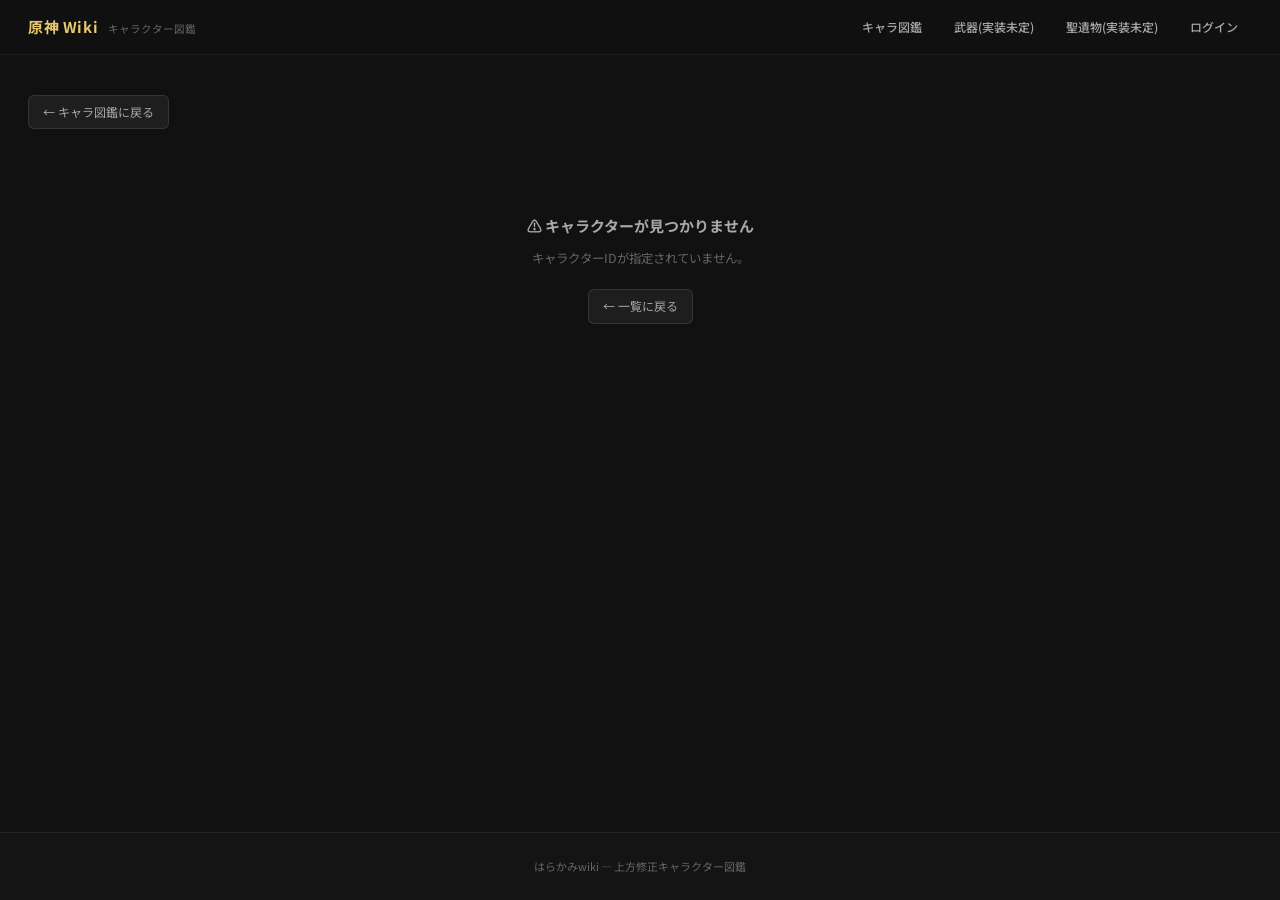
<file: character.html>
<!DOCTYPE html>
<html lang="ja">
<head>
  <meta charset="UTF-8" />
  <meta name="viewport" content="width=device-width, initial-scale=1.0" />
  <title>キャラクター詳細 — 原神 Wiki</title>
  <link rel="stylesheet" href="css/style.css" />
</head>
<body>

<div class="site-wrapper">

  <!-- ヘッダー -->
  <header class="site-header">
    <div class="header-inner">
      <a href="index.html" class="site-logo">
        <span class="logo-main">原神 Wiki</span>
        <span class="logo-sub">キャラクター図鑑</span>
      </a>
      <nav class="header-nav">
        <a href="index.html" class="nav-link">キャラ図鑑</a>
        <a href="#" class="nav-link">武器(実装未定)</a>
        <a href="#" class="nav-link">聖遺物(実装未定)</a>
        <a href="create-character.html" class="nav-link">ログイン</a>
      </nav>
    </div>
  </header>

  <!-- メイン -->
  <main class="site-main">

    <!-- 戻るボタン -->
    <a href="index.html" class="back-btn">← キャラ図鑑に戻る</a>

    <!-- 詳細コンテンツ（JS で動的生成） -->
    <div id="charContent">
      <div class="loading-state">
        <div class="spinner"></div>
        <p>読み込み中...</p>
      </div>
    </div>

  </main>

  <footer class="site-footer">
    <p>はらかみwiki — 上方修正キャラクター図鑑</p>
  </footer>

</div>

<script src="js/character.js"></script>
</body>
</html>
</file>
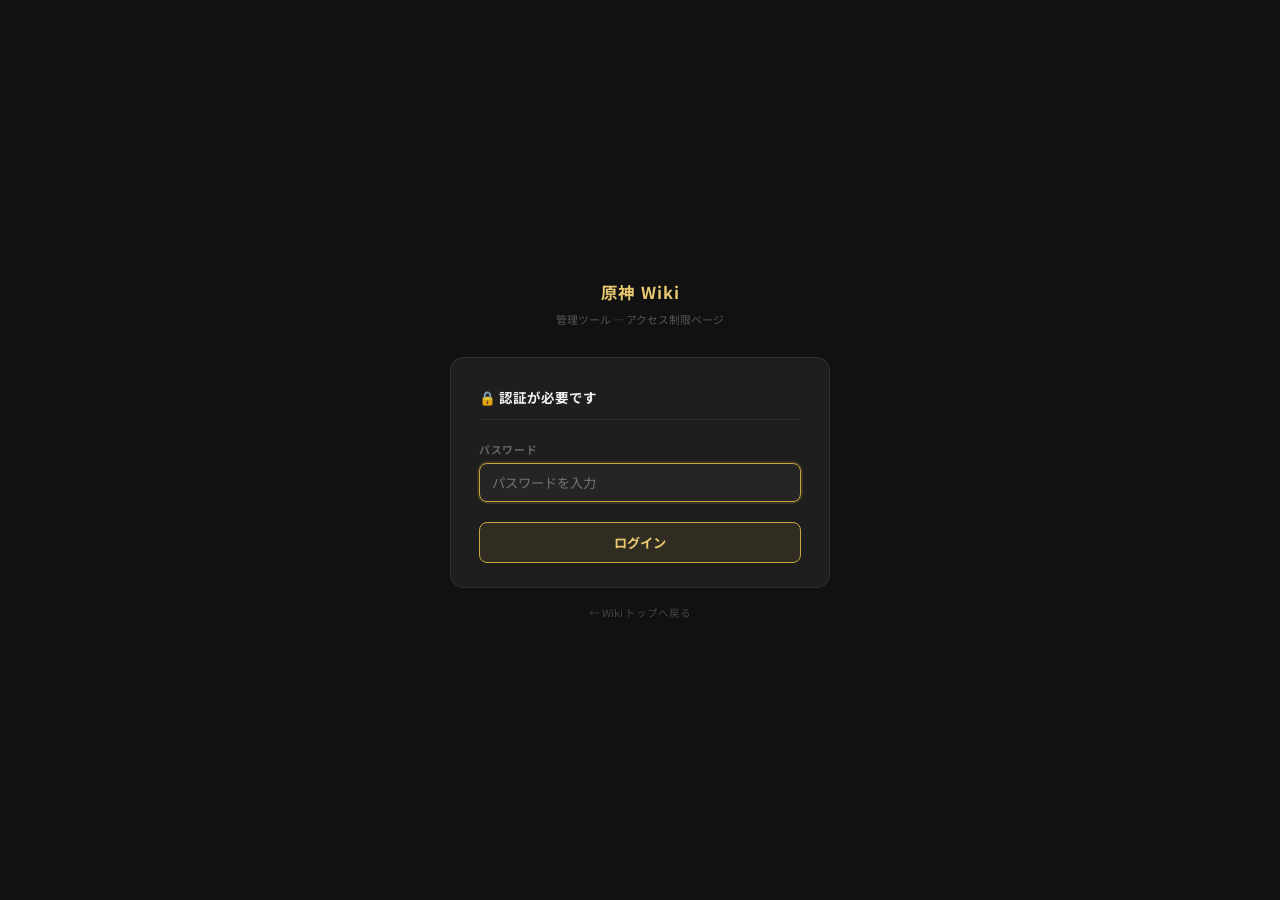
<file: tools-fysmrqjp/create-character.html>
<!DOCTYPE html>
<html lang="ja">
<head>
  <meta charset="UTF-8" />
  <meta name="viewport" content="width=device-width, initial-scale=1.0" />
  <title>認証中... — 原神 Wiki</title>
  
  <link rel="stylesheet" href="../css/style.css" />
  <link rel="stylesheet" href="../css/create.css" />
  <style>
    /* ── % トグルボタン ─────────────────── */
    .mult-percent-toggle {
      display: inline-flex;
      align-items: center;
      gap: 3px;
      cursor: pointer;
      flex-shrink: 0;
      user-select: none;
    }
    .mult-percent-toggle input[type="checkbox"] {
      width: 14px;
      height: 14px;
      accent-color: var(--gold);
      cursor: pointer;
      flex-shrink: 0;
    }
    .mult-percent-text {
      font-size: .75rem;
      font-weight: 700;
      color: var(--text-muted);
      transition: color .15s;
      line-height: 1;
    }
    .mult-percent-toggle:has(input:checked) .mult-percent-text {
      color: var(--text-gold-light);
    }

    /* ── characters.json マージカード ─── */
    .merge-card {
      background: var(--bg-card);
      border: 1px solid var(--border-faint);
      border-radius: var(--radius-lg);
      overflow: hidden;
    }
    .merge-card__head {
      display: flex;
      align-items: center;
      gap: 8px;
      padding: 12px 16px;
      background: rgba(255,255,255,.025);
      border-bottom: 1px solid var(--border-faint);
    }
    .merge-card__title {
      font-size: .82rem;
      font-weight: 700;
      color: var(--text-primary);
      flex: 1;
    }
    .merge-card__body {
      padding: 14px 16px;
      display: flex;
      flex-direction: column;
      gap: 10px;
    }
    .merge-desc {
      font-size: .78rem;
      color: var(--text-secondary);
      line-height: 1.75;
    }
    .merge-desc code {
      font-size: .72rem;
      background: var(--bg-surface);
      padding: 1px 5px;
      border-radius: 4px;
      color: var(--text-gold);
    }
    .file-label {
      display: flex;
      align-items: center;
      justify-content: center;
      gap: 7px;
      padding: 9px 18px;
      border-radius: var(--radius-md);
      border: 1px solid var(--border-medium);
      background: var(--bg-surface);
      color: var(--text-secondary);
      font-size: .82rem;
      font-weight: 600;
      cursor: pointer;
      transition: all var(--tr);
      font-family: var(--font-base);
    }
    .file-label:hover {
      border-color: var(--border-medium);
      color: var(--text-primary);
      background: var(--bg-hover);
    }
    .loaded-file-info {
      display: none;
      font-size: .74rem;
      padding: 8px 10px;
      background: var(--bg-surface);
      border: 1px solid var(--border-faint);
      border-radius: var(--radius-md);
      color: var(--text-secondary);
      line-height: 1.5;
    }
    #mergeDownloadBtn:disabled {
      opacity: .45;
      cursor: not-allowed;
    }
  </style>

  <!--
    認証スクリプトは <head> の最初に読み込み。
    これにより DOMContentLoaded より前に認証チェックが走り、
    コンテンツのフラッシュを防止。
  -->
  <script src="../js/auth-config.js"></script>
  <script src="../js/auth.js"></script>
  <script>
    // ページコンテンツを即座に非表示にする（認証前のフラッシュ防止）
    document.documentElement.style.visibility = 'hidden';

    // guardPage を呼び出す。
    // コールバック内のコードは認証成功後にのみ実行される。
    guardPage(function() {
      // ✅ 認証済み: ページタイトルとコンテンツを初期化
      document.title = 'キャラクター作成 — 原神 Wiki';
      initCreatePage();
    });
  </script>
</head>
<body>
<!--
  重要: <body> の中身は意図的にnull
  認証が完了するまで管理用HTMLは一切描画しない。
  全コンテンツは initCreatePage() から動的に生成
-->
</body>
</html>

<script>
/**
 * initCreatePage — 認証後に管理UIを動的に構築
 * guardPage() のコールバックとして呼ばれる。
 */
function initCreatePage() {
  // <body> にサイト構造を注入
  document.body.innerHTML = `
    <div class="site-wrapper">

      <!-- ヘッダー -->
      <header class="site-header">
        <div class="header-inner">
          <a href="../index.html" class="site-logo">
            <span class="logo-main">原神 Wiki</span>
            <span class="logo-sub">ただのお遊び</span>
          </a>
          <nav class="header-nav">
            <a href="../index.html" class="nav-link">戻る</a>
            <span class="nav-link" style="color:#c8a840;cursor:default">管理ツール</span>
            <!-- ログアウトボタンは auth.js が自動注入 -->
          </nav>
        </div>
      </header>

      <!-- メイン -->
      <main class="site-main">

        <!-- タイトルバー -->
        <div class="form-action-bar">
          <div>
            <h1 class="form-action-bar__title">キャラクター JSON 作成ツール</h1>
          </div>
          <div class="form-action-bar__buttons">
            <button type="button" class="btn-secondary" id="clearBtn">🗑 リセット</button>
            <button type="button" class="btn-primary" id="generateBtn">JSON を生成</button>
          </div>
        </div>

        <!-- 2カラムレイアウト -->
        <div class="create-layout">

          <!-- 左: 入力フォーム -->
          <div class="form-column">
            <form id="formMain" onsubmit="return false">

              <!-- 1. 基本情報 -->
              <div class="form-card">
                <div class="form-card__head">
                  <span class="form-card__icon"></span>
                  <span class="form-card__title">基本情報</span>
                
                </div>
                <div class="form-card__body">
                  <div class="field-grid field-grid--2">
                    <div class="field">
                      <label class="field-label" for="charId">キャラクターID <span>*</span></label>
                      <input type="text" id="charId" class="field-input"
                             placeholder="yelan"
                             pattern="[a-z0-9_]+" title="英小文字・数字・アンダースコアのみ">
                      <div class="field-hint">URLに使用。英小文字のみ可</div>
                    </div>
                    <div class="field">
                      <label class="field-label" for="charName">キャラクター名（日本語） <span>*</span></label>
                      <input type="text" id="charName" class="field-input" placeholder="夜蘭">
                    </div>
                  </div>
                  <div class="field-grid field-grid--2">
                    <div class="field">
                      <label class="field-label" for="charNameEn">キャラクター名（英語）</label>
                      <input type="text" id="charNameEn" class="field-input" placeholder="Yelan">
                    </div>
                    <div class="field">
                      <label class="field-label" for="charRegion">出身地域</label>
                      <input type="text" id="charRegion" class="field-input" placeholder="璃月">
                    </div>
                  </div>
                  <div class="field-grid field-grid--3">
                    <div class="field">
                      <label class="field-label" for="elementSelect">元素 <span>*</span></label>
                      <div class="element-selector">
                        <select id="elementSelect" class="field-select">
                          <option value="">選択してください</option>
                          <option value="pyro">炎 </option>
                          <option value="hydro">水 </option>
                          <option value="anemo">風 </option>
                          <option value="electro">雷 </option>
                          <option value="dendro">草 </option>
                          <option value="cryo">氷 </option>
                          <option value="geo">岩 </option>
                        </select>
                        <div class="element-preview" id="elementPreview">
                          <div class="element-preview__icon-empty">?</div>
                          <span class="element-preview__name" style="color:var(--text-muted)">未選択</span>
                        </div>
                      </div>
                    </div>
                    <div class="field">
                      <label class="field-label" for="weaponSelect">武器種 <span>*</span></label>
                      <select id="weaponSelect" class="field-select">
                        <option value="">選択してください</option>
                        <option value="sword">片手剣</option>
                        <option value="claymore">両手剣</option>
                        <option value="polearm">長柄武器</option>
                        <option value="bow">弓</option>
                        <option value="catalyst">法器</option>
                      </select>
                    </div>
                    <div class="field">
                      <label class="field-label">レアリティ <span>*</span></label>
                      <div class="rarity-radio-group">
                        <input type="radio" name="rarity" id="rarity5" value="5" class="rarity-radio" checked>
                        <label for="rarity5" class="rarity-radio-label" data-rarity="5">★★★★★</label>
                        <input type="radio" name="rarity" id="rarity4" value="4" class="rarity-radio">
                        <label for="rarity4" class="rarity-radio-label" data-rarity="4">★★★★</label>
                      </div>
                    </div>
                  </div>
                  <div class="field">
                    <label class="field-label" for="charDesc">キャラクター説明</label>
                    <textarea id="charDesc" class="field-textarea" rows="3"
                      placeholder="キャラクターの背景や性格の説明文..."></textarea>
                  </div>
                </div>
              </div>

              <!-- 2. 基礎ステータス -->
              <div class="form-card">
                <div class="form-card__head">
                  <span class="form-card__icon"></span>
                  <span class="form-card__title">基礎ステータス</span>
                </div>
                <div class="form-card__body">
                  <div class="field-grid field-grid--3">
                    <div class="field">
                      <label class="field-label" for="baseHP">基礎HP</label>
                      <input type="number" id="baseHP" class="field-input" placeholder="" min="0" step="1">
                    </div>
                    <div class="field">
                      <label class="field-label" for="baseATK">基礎攻撃力</label>
                      <input type="number" id="baseATK" class="field-input" placeholder="" min="0" step="1">
                    </div>
                    <div class="field">
                      <label class="field-label" for="baseDEF">基礎防御力</label>
                      <input type="number" id="baseDEF" class="field-input" placeholder="" min="0" step="1">
                    </div>
                  </div>
                  <div class="field-grid field-grid--2">
                    <div class="field">
                      <label class="field-label" for="ascensionStat">突破ステータス</label>
                      <input type="text" id="ascensionStat" class="field-input" placeholder="会心率">
                    </div>
                    <div class="field">
                      <label class="field-label" for="ascensionValue">突破ステータス値</label>
                      <input type="text" id="ascensionValue" class="field-input" placeholder="19.2%">
                    </div>
                  </div>
                  <div class="field-grid field-grid--2">
                    <div class="field">
                      <label class="field-label" for="specialStat">基礎ステータス</label>
                      <input type="text" id="specialStat" class="field-input" placeholder="元素熟知">
                    </div>
                    <div class="field">
                      <label class="field-label" for="specialValue">基礎ステータス値</label>
                      <input type="text" id="specialValue" class="field-input" placeholder="200">
                    </div>
                  </div>
                </div>
              </div>

              <!-- 3. 天賦 -->
              <div class="form-card">
                <div class="form-card__head">
                  <span class="form-card__icon"></span>
                  <span class="form-card__title">天賦</span>
                </div>
                <div class="form-card__body">
                  <p style="font-size:.78rem;color:var(--text-muted);margin-bottom:4px">
                    <!--一応スペース作ったけどいらんかった-->
                  </p>
                  <div class="talent-blocks" id="talentBlocks"></div>
                  <button type="button" class="btn-add" id="addTalentBtn">
                    <span class="btn-add__icon">+</span> 天賦を追加
                  </button>
                </div>
              </div>

              <!-- 4. 固有天賦 -->
              <div class="form-card">
                <div class="form-card__head">
                  <span class="form-card__icon"></span>
                  <span class="form-card__title">固有天賦</span>
                </div>
                <div class="form-card__body">
                  <div class="passive-blocks" id="passiveBlocks"></div>
                  <button type="button" class="btn-add" id="addPassiveBtn">
                    <span class="btn-add__icon">+</span> 固有天賦を追加
                  </button>
                </div>
              </div>

              <!-- 5. 命ノ星座 -->
              <div class="form-card">
                <div class="form-card__head">
                  <span class="form-card__icon"></span>
                  <span class="form-card__title">命ノ星座</span>
                </div>
                <div class="form-card__body">
                  <div class="constellation-blocks" id="constellationBlocks"></div>
                </div>
              </div>

            </form>
          </div>

          <!-- 右: JSONプレビュー -->
          <div class="preview-column">
            <div class="preview-card">
              <div class="preview-card__head">
                <span style="font-size:1rem">{ }</span>
                <span class="preview-card__title">JSON プレビュー</span>
                <span class="preview-card__status" id="previewStatus">未生成</span>
              </div>
              <textarea class="json-output" id="jsonOutput" readonly
                        placeholder="フォームを入力すると自動でJSONが生成されます..."></textarea>
              <div class="preview-actions">
                <button type="button" class="btn-primary" id="copyBtn" style="width:100%;justify-content:center">
                  📋 クリップボードにコピー
                </button>
                <button type="button" class="btn-secondary" id="downloadBtn" style="width:100%;justify-content:center">
                  ⬇️ JSONファイルをダウンロード
                </button>
              </div>
            </div>

            <!-- ── キャラクターJSON 読み込み（編集用） ── -->
            <div class="merge-card">
              <div class="merge-card__head">
                <span class="merge-card__title">既存キャラクターを読み込んで編集</span>
              </div>
              <div class="merge-card__body">
                <p class="merge-desc">
                  既存の <code>{id}.json</code> を読み込み、<br>
                  フォームへ自動入力します。編集後は<br>
                  JSONダウンロードで上書き保存できます。
                </p>

                <!-- ファイル選択 -->
                <label class="file-label" for="charJsonFile">
                  📂 キャラクターJSONを読み込む
                  <input type="file" id="charJsonFile" accept=".json"
                         style="display:none" tabindex="-1">
                </label>

                <!-- 読み込み中キャラクター情報 -->
                <div class="loaded-file-info" id="loadedCharInfo"
                     style="display:none;color:var(--text-gold-light);border-color:var(--border-gold)"></div>
              </div>
            </div>

            <!-- ── data/index.json 管理補助 ── -->
            <div class="merge-card" id="indexHelper" style="display:none">
              <div class="merge-card__head">
                <span class="merge-card__title">data/index.json の更新</span>
              </div>
              <div class="merge-card__body">
                <p class="merge-desc" id="indexAddNote">
                  キャラクターを追加したら index.json を更新してください。
                </p>
                <button type="button"
                        class="btn-primary"
                        id="downloadIndexBtn"
                        style="width:100%;justify-content:center;display:none">
                  ⬇️ 更新した index.json をダウンロード
                </button>
              </div>
            </div>

            <div class="form-card">
              <div class="form-card__head">
                <span class="form-card__title">使い方</span>
              </div>
              <div class="form-card__body" style="gap:10px">
                <div style="font-size:.78rem;color:var(--text-secondary);line-height:1.85">
                  <p><strong style="color:var(--text-gold-light)">① フォームを入力</strong><br>
                  入力するたびにJSONが自動更新されます。</p>
                  <p style="margin-top:10px"><strong style="color:var(--text-gold-light)">② JSONをコピー or ダウンロード</strong><br>
                  生成されたJSONを取得します。</p>
                  <p style="margin-top:10px"><strong style="color:var(--text-gold-light)">③ data/ に配置 + index.json を更新</strong><br>
                  ダウンロードした <code style="font-size:.72rem;background:var(--bg-surface);padding:1px 5px;border-radius:4px">{id}.json</code> を<br>
                  <code style="font-size:.72rem;background:var(--bg-surface);padding:1px 5px;border-radius:4px">data/</code> フォルダに配置し、<br>
                  <code style="font-size:.72rem;background:var(--bg-surface);padding:1px 5px;border-radius:4px">data/index.json</code> にIDを追加します。</p>
                </div>
              </div>
            </div>
          </div>

        </div>
      </main>

      <footer class="site-footer">
        <p>はらかみwiki — 上方修正キャラクター図鑑</p>
      </footer>
    </div>`;

  // create.js の初期化処理を実行
  // （create.js は <body> 生成後に読み込むため動的に追加）
  const script = document.createElement('script');
  script.src = '../js/create.js';
  script.onload = function() {
    // create.js のDOMContentLoadedイベントは既に起動済み
    // 直接初期化関数を呼び出す
    if (typeof initFormPage === 'function') {
      initFormPage();
    }
  };
  document.body.appendChild(script);
}
</script>
</file>
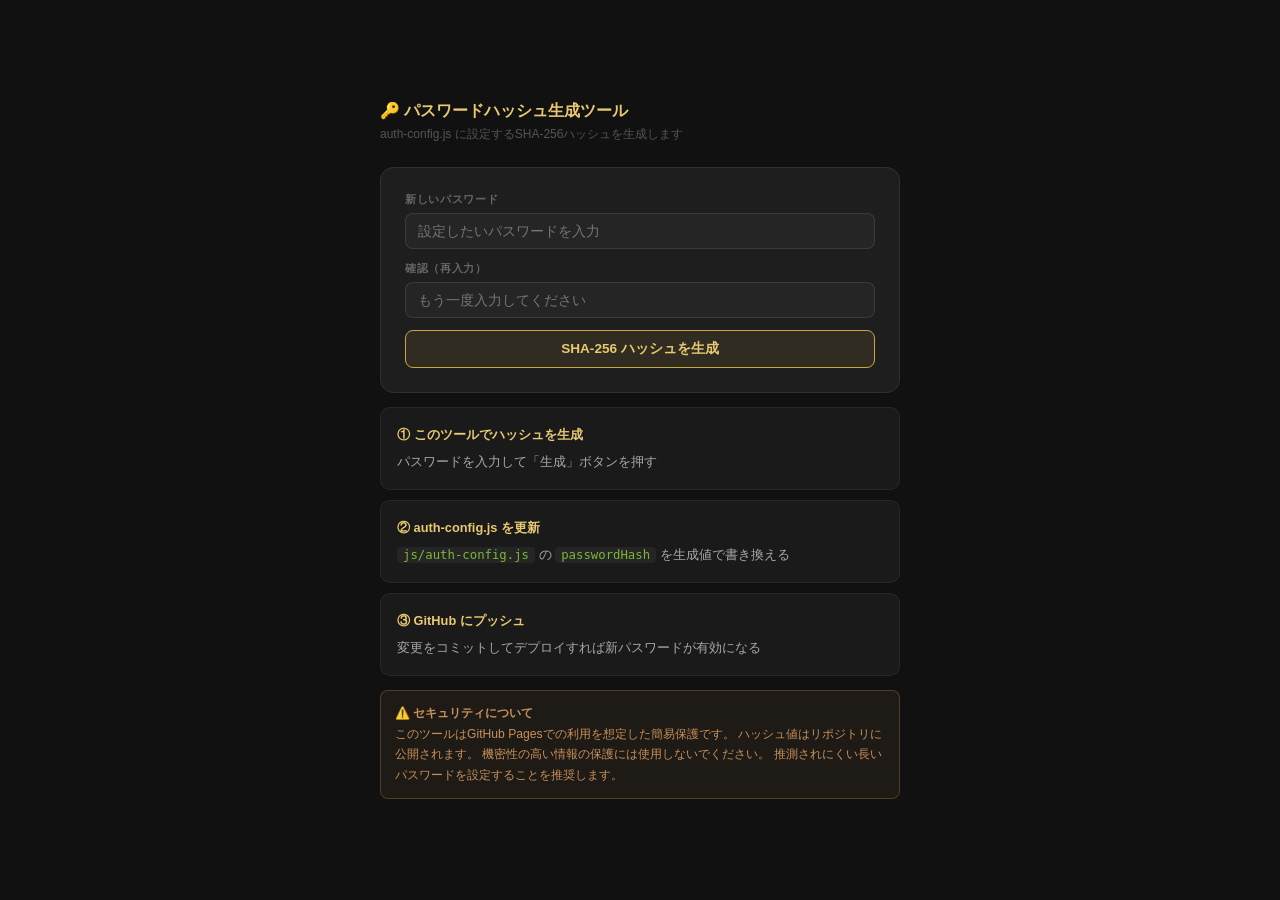
<file: tools/gen-hash.html>
<!DOCTYPE html>
<html lang="ja">
<head>
  <meta charset="UTF-8">
  <meta name="viewport" content="width=device-width, initial-scale=1.0">
  <title>パスワードハッシュ生成ツール — 原神 Wiki</title>
  <style>
    *, *::before, *::after { box-sizing: border-box; margin: 0; padding: 0; }
    body {
      font-family: 'Noto Sans JP', sans-serif;
      background: #111;
      color: #f0f0f0;
      min-height: 100vh;
      display: flex;
      align-items: center;
      justify-content: center;
      padding: 20px;
    }
    .wrap { width: 100%; max-width: 520px; }
    h1 {
      font-size: 1rem;
      font-weight: 700;
      color: #e8c870;
      margin-bottom: 4px;
    }
    .sub { font-size: .75rem; color: #555; margin-bottom: 24px; }
    .card {
      background: #1e1e1e;
      border: 1px solid rgba(255,255,255,.08);
      border-radius: 14px;
      padding: 24px;
      margin-bottom: 14px;
    }
    label {
      display: block;
      font-size: .7rem;
      font-weight: 700;
      color: #666;
      letter-spacing: .06em;
      text-transform: uppercase;
      margin-bottom: 6px;
    }
    input[type=password], input[type=text] {
      width: 100%;
      background: #252525;
      border: 1px solid rgba(255,255,255,.1);
      border-radius: 8px;
      padding: 9px 12px;
      color: #f0f0f0;
      font-size: .88rem;
      font-family: inherit;
      outline: none;
      margin-bottom: 12px;
      transition: border-color .18s;
    }
    input:focus { border-color: #c8a840; }
    button {
      padding: 9px 20px;
      background: rgba(200,168,64,.1);
      border: 1px solid #c8a840;
      border-radius: 8px;
      color: #e8c870;
      font-size: .85rem;
      font-weight: 700;
      font-family: inherit;
      cursor: pointer;
      transition: all .18s;
      width: 100%;
    }
    button:hover { background: rgba(200,168,64,.18); }
    .result {
      margin-top: 16px;
      display: none;
    }
    .result.show { display: block; }
    .hash-box {
      background: #0e0e0e;
      border: 1px solid rgba(255,255,255,.06);
      border-radius: 8px;
      padding: 12px 14px;
      font-family: monospace;
      font-size: .78rem;
      color: #7ab836;
      word-break: break-all;
      margin-top: 8px;
      line-height: 1.6;
    }
    .copy-btn {
      margin-top: 8px;
      background: transparent;
      border: 1px solid rgba(255,255,255,.1);
      color: #888;
      font-size: .75rem;
      padding: 6px 14px;
      width: auto;
    }
    .copy-btn:hover { border-color: rgba(255,255,255,.2); color: #f0f0f0; }
    .step {
      background: #1a1a1a;
      border: 1px solid rgba(255,255,255,.06);
      border-radius: 10px;
      padding: 16px;
      margin-bottom: 10px;
      font-size: .8rem;
      color: #a8a8a8;
      line-height: 1.75;
    }
    .step strong { color: #e8c870; display: block; margin-bottom: 4px; }
    code {
      background: #252525;
      padding: 1px 6px;
      border-radius: 4px;
      font-size: .77rem;
      color: #7ab836;
    }
    .warning {
      background: rgba(232,160,85,.06);
      border: 1px solid rgba(232,160,85,.25);
      border-radius: 8px;
      padding: 12px 14px;
      font-size: .76rem;
      color: #c8905a;
      line-height: 1.7;
      margin-top: 14px;
    }
  </style>
</head>
<body>
<div class="wrap">
  <h1>🔑 パスワードハッシュ生成ツール</h1>
  <p class="sub">auth-config.js に設定するSHA-256ハッシュを生成します</p>

  <div class="card">
    <label for="pw">新しいパスワード</label>
    <input type="password" id="pw" placeholder="設定したいパスワードを入力">

    <label for="pw2">確認（再入力）</label>
    <input type="password" id="pw2" placeholder="もう一度入力してください">

    <button onclick="generate()">SHA-256 ハッシュを生成</button>

    <div class="result" id="result">
      <label>生成されたハッシュ値</label>
      <div class="hash-box" id="hashBox"></div>
      <button class="copy-btn" onclick="copyHash()">📋 ハッシュをコピー</button>
    </div>
  </div>

  <div class="step">
    <strong>① このツールでハッシュを生成</strong>
    パスワードを入力して「生成」ボタンを押す
  </div>
  <div class="step">
    <strong>② auth-config.js を更新</strong>
    <code>js/auth-config.js</code> の <code>passwordHash</code> を生成値で書き換える
  </div>
  <div class="step">
    <strong>③ GitHub にプッシュ</strong>
    変更をコミットしてデプロイすれば新パスワードが有効になる
  </div>

  <div class="warning">
    ⚠️ <strong>セキュリティについて</strong><br>
    このツールはGitHub Pagesでの利用を想定した簡易保護です。
    ハッシュ値はリポジトリに公開されます。
    機密性の高い情報の保護には使用しないでください。
    推測されにくい長いパスワードを設定することを推奨します。
  </div>
</div>

<script>
let generatedHash = '';

async function sha256(str) {
  const buf = new TextEncoder().encode(str);
  const hash = await crypto.subtle.digest('SHA-256', buf);
  return Array.from(new Uint8Array(hash))
    .map(b => b.toString(16).padStart(2, '0'))
    .join('');
}

async function generate() {
  const pw  = document.getElementById('pw').value;
  const pw2 = document.getElementById('pw2').value;

  if (!pw) { alert('パスワードを入力してください。'); return; }
  if (pw !== pw2) { alert('パスワードが一致しません。'); return; }
  if (pw.length < 8) {
    if (!confirm('パスワードが8文字未満です。続けますか？')) return;
  }

  generatedHash = await sha256(pw);

  const box = document.getElementById('hashBox');
  box.textContent = generatedHash;

  document.getElementById('result').classList.add('show');
}

async function copyHash() {
  if (!generatedHash) return;
  try {
    await navigator.clipboard.writeText(generatedHash);
    const btn = event.target;
    btn.textContent = '✅ コピーしました';
    setTimeout(() => btn.textContent = '📋 ハッシュをコピー', 2000);
  } catch {
    alert('コピーに失敗しました。手動でコピーしてください。');
  }
}
</script>
</body>
</html>
</file>
<file: css/style.css>
/* ---------- Google Fonts ---------- */
@import url('https://fonts.googleapis.com/css2?family=Noto+Sans+JP:wght@300;400;500;700&family=M+PLUS+1:wght@400;500;700&display=swap');

/* ============================================================
   1. CSS 変数（デザイントークン）
   ============================================================ */
:root {
  --bg-root:      #111111;
  --bg-base:      #141414;
  --bg-surface:   #1a1a1a;
  --bg-card:      #1e1e1e;
  --bg-hover:     #272727;
  --bg-input:     #252525;

  --border-faint:  rgba(255,255,255,0.06);
  --border-light:  rgba(255,255,255,0.10);
  --border-medium: rgba(255,255,255,0.16);
  --border-gold:   rgba(200,170,80,0.30);

  --text-primary:   #f0f0f0;
  --text-secondary: #a8a8a8;
  --text-muted:     #666666;
  --text-gold:      #d4aa50;
  --text-gold-light:#e8c870;

  --gold:       #c8a840;
  --gold-light: #e2c060;
  --gold-dim:   #ffc746;
  --gold-bg:    rgba(200,168,64,0.08);
  --gold-bg-h:  rgba(200,168,64,0.14);

  --c-pyro:    #e8603a;
  --c-hydro:   #3ab4d4;
  --c-anemo:   #3ec8be;
  --c-electro: #a076d8;
  --c-dendro:  #7ab836;
  --c-cryo:    #78c8e0;
  --c-geo:     #d8964a;

  --star5: #c8a840;
  --star4: #9966cc;

  --radius-sm: 6px;
  --radius-md: 10px;
  --radius-lg: 14px;
  --radius-xl: 18px;
  --radius-pill: 100px;

  --shadow-sm: 0 2px 8px rgba(0,0,0,0.3);
  --shadow-md: 0 4px 16px rgba(0,0,0,0.4);
  --shadow-lg: 0 8px 32px rgba(0,0,0,0.5);

  --max-width: 1600px;
  --font-base: 'Noto Sans JP', sans-serif;
  --font-ja:   'M PLUS 1', 'Noto Sans JP', sans-serif;
  --tr: 0.18s ease;
}

/* ============================================================
   2. リセット & ベース
   ============================================================ */
*, *::before, *::after { box-sizing: border-box; margin: 0; padding: 0; }
html { font-size: 15px; scroll-behavior: smooth; scrollbar-width: thin; scrollbar-color: #333 var(--bg-root); }
body { font-family: var(--font-base); background: var(--bg-root); color: var(--text-primary); min-height: 100vh; line-height: 1.7; -webkit-font-smoothing: antialiased; }
img { max-width: 100%; display: block; }
a   { color: inherit; text-decoration: none; }
button { cursor: pointer; font-family: inherit; }

/* ============================================================
   3. レイアウト
   ============================================================ */
.site-wrapper { display: flex; flex-direction: column; min-height: 100vh; }
.site-main { flex: 1; width: 100%; max-width: var(--max-width); margin: 0 auto; padding: 40px 28px; }

/* ============================================================
   4. ヘッダー
   ============================================================ */
.site-header {
  position: sticky; top: 0; z-index: 200;
  background: rgba(17,17,17,0.96);
  backdrop-filter: blur(10px);
  border-bottom: 1px solid var(--border-faint);
}
.header-inner {
  max-width: var(--max-width); margin: 0 auto;
  padding: 0 28px; height: 54px;
  display: flex; align-items: center; justify-content: space-between; gap: 24px;
}
.site-logo { display: flex; align-items: baseline; gap: 10px; }
.logo-main { font-size: 1rem; font-weight: 700; color: var(--text-gold-light); letter-spacing: 0.04em; }
.logo-sub  { font-size: 0.7rem; color: var(--text-muted); }
.header-nav { display: flex; gap: 4px; }
.nav-link {
  padding: 5px 14px; border-radius: var(--radius-sm);
  font-size: 0.8rem; color: var(--text-secondary); font-weight: 500;
  transition: color var(--tr), background var(--tr);
}
.nav-link:hover { color: var(--text-primary); background: var(--bg-hover); }
.nav-link.active { color: var(--text-gold-light); }

/* ============================================================
   5. フッター
   ============================================================ */
.site-footer { border-top: 1px solid var(--border-faint); padding: 24px; text-align: center; font-size: 0.73rem; color: var(--text-muted); background: var(--bg-base); }

/* ============================================================
   6. 共通コンポーネント
   ============================================================ */

/* セクション見出し */
.section-title {
  display: flex; align-items: center; gap: 8px;
  font-size: 0.88rem; font-weight: 700; color: var(--text-primary);
  letter-spacing: 0.03em; margin-bottom: 16px;
  padding-bottom: 10px; border-bottom: 1px solid var(--border-faint);
}
.section-title::before {
  content: ''; display: block; width: 3px; height: 1em;
  background: var(--gold); border-radius: 2px; flex-shrink: 0;
}

/* ページ見出し */
.page-heading { margin-bottom: 28px; }
.page-heading__title { font-size: 1.35rem; font-weight: 700; margin-bottom: 4px; }
.page-heading__sub   { font-size: 0.78rem; color: var(--text-muted); }

/* バッジ */
.badge {
  display: inline-flex; align-items: center; gap: 4px;
  padding: 2px 10px; border-radius: var(--radius-pill);
  font-size: 0.7rem; font-weight: 600; border: 1px solid; line-height: 1.6; white-space: nowrap;
}
.badge--element {
  color: var(--el-color, var(--gold));
  border-color: color-mix(in srgb, var(--el-color, var(--gold)) 40%, transparent);
  background: color-mix(in srgb, var(--el-color, var(--gold)) 10%, transparent);
}
.badge--weapon, .badge--region { color: var(--text-secondary); border-color: var(--border-light); }

/* 戻る */
.back-btn {
  display: inline-flex; align-items: center; gap: 8px;
  padding: 6px 14px; border-radius: var(--radius-sm);
  border: 1px solid var(--border-light); background: var(--bg-card);
  color: var(--text-secondary); font-size: 0.8rem;
  transition: all var(--tr); margin-bottom: 24px;
}
.back-btn:hover { color: var(--text-primary); border-color: var(--border-medium); background: var(--bg-hover); }

/* ロード */
.loading-state {
  display: flex; flex-direction: column; align-items: center; justify-content: center;
  padding: 80px 24px; color: var(--text-muted); gap: 14px; font-size: 0.83rem;
}
.spinner {
  width: 30px; height: 30px;
  border: 2px solid var(--border-light); border-top-color: var(--gold);
  border-radius: 50%; animation: spin 0.7s linear infinite;
}
@keyframes spin { to { transform: rotate(360deg); } }

/* エラー */
.error-state { text-align: center; padding: 60px 24px; color: var(--text-muted); }
.error-state h2 { font-size: 1rem; color: var(--text-secondary); margin-bottom: 8px; }
.error-state p { font-size: 0.83rem; line-height: 1.8; }
.error-state code { background: var(--bg-card); padding: 1px 6px; border-radius: 4px; font-size: 0.8rem; }

/* ぬるぽ状態 */
.empty-state { text-align: center; padding: 60px 24px; color: var(--text-muted); }
.empty-state p { margin-top: 8px; font-size: 0.85rem; }

/* ============================================================
   7. 元素カラー変数
   ============================================================ */
[data-element="pyro"]    { --el-color: var(--c-pyro); }
[data-element="hydro"]   { --el-color: var(--c-hydro); }
[data-element="anemo"]   { --el-color: var(--c-anemo); }
[data-element="electro"] { --el-color: var(--c-electro); }
[data-element="dendro"]  { --el-color: var(--c-dendro); }
[data-element="cryo"]    { --el-color: var(--c-cryo); }
[data-element="geo"]     { --el-color: var(--c-geo); }

/* ============================================================
   8. フィルター
   ============================================================ */
.filter-bar {
  display: flex; flex-wrap: wrap; align-items: center; gap: 8px;
  margin-bottom: 24px; padding: 12px 18px;
  background: var(--bg-surface);
  border: 1px solid var(--border-faint); border-radius: var(--radius-lg);
}
.filter-bar__label { font-size: 0.7rem; font-weight: 700; color: var(--text-muted); letter-spacing: 0.08em; margin-right: 4px; }
.filter-btn {
  display: inline-flex; align-items: center; gap: 5px;
  padding: 4px 13px; border-radius: var(--radius-pill);
  border: 1px solid var(--border-light); background: transparent;
  color: var(--text-secondary); font-size: 0.78rem; font-weight: 500;
  transition: all var(--tr);
}
.filter-btn:hover { border-color: var(--border-medium); color: var(--text-primary); background: var(--bg-hover); }
.filter-btn.is-active { background: var(--gold-bg); border-color: var(--border-gold); color: var(--text-gold-light); font-weight: 700; }
.filter-btn[data-element].is-active {
  background: color-mix(in srgb, var(--el-color) 12%, transparent);
  border-color: color-mix(in srgb, var(--el-color) 50%, transparent);
  color: var(--el-color);
}
/* ── レアリティフィルターボタン ── */
.filter-btn--rarity { font-size: 0.72rem; letter-spacing: -0.5px; }
.filter-btn--rarity-5.is-active { background: rgba(200,168,64,0.14); border-color: var(--star5); color: var(--star5); font-weight: 700; }
.filter-btn--rarity-4.is-active { background: rgba(153,102,204,0.14); border-color: var(--star4); color: var(--star4); font-weight: 700; }

/* ============================================================
   9. キャラクターグリッド
   ============================================================ */
.character-grid {
  display: grid;
  grid-template-columns: repeat(auto-fill, minmax(148px, 1fr));
  gap: 14px;
}

/* ============================================================
   10. キャラクターカード（一覧）
   ============================================================ */
.char-card {
  position: relative; background: var(--bg-card);
  border: 1px solid var(--border-faint); border-radius: var(--radius-lg);
  overflow: hidden; display: block; cursor: pointer;
  transition: transform var(--tr), box-shadow var(--tr), border-color var(--tr);
  animation: fadeIn 0.3s ease both;
}
.char-card:hover { transform: translateY(-4px) scale(1.012); box-shadow: var(--shadow-md); border-color: var(--border-light); }

/* レアリティライン */
.char-card__rarity-line { height: 2px; width: 100%; }
.char-card[data-rarity="5"] .char-card__rarity-line { background: linear-gradient(90deg, transparent, var(--star5), transparent); }
.char-card[data-rarity="4"] .char-card__rarity-line { background: linear-gradient(90deg, transparent, var(--star4), transparent); }

/* 画像 */
.char-card__image {
  position: relative; width: 100%; aspect-ratio: 1 / 1;
  background: var(--bg-surface); overflow: hidden;
}
.char-card__image img {
  width: 100%; height: 100%; object-fit: cover; object-position: top center;
  transition: transform 0.3s ease;
}
.char-card:hover .char-card__image img { transform: scale(1.05); }
.char-card__image::after {
  content: ''; position: absolute; bottom: 0; left: 0; right: 0; height: 45%;
  background: linear-gradient(to top, rgba(0,0,0,0.6), transparent); pointer-events: none;
}
.char-card__element-icon {
  position: absolute; top: 6px; right: 6px;
  width: 28px; height: 28px; border-radius: 50%;
  background: rgba(10,10,10,0.75); backdrop-filter: blur(4px);
  display: flex; align-items: center; justify-content: center;
  font-size: 0.9rem; z-index: 1; border: 1px solid rgba(255,255,255,0.07);
}
.char-card__placeholder {
  width: 100%; height: 100%; display: flex; align-items: center; justify-content: center;
  font-size: 3.5rem; background: var(--bg-surface);
}

/* 情報 */
.char-card__body { padding: 9px 11px 11px; }
.char-card__name { font-size: 0.85rem; font-weight: 700; color: var(--text-primary); white-space: nowrap; overflow: hidden; text-overflow: ellipsis; margin-bottom: 4px; }
.char-card__meta { display: flex; align-items: center; justify-content: space-between; }
.char-card__element-text { font-size: 0.7rem; color: var(--el-color, var(--text-secondary)); }
.char-card__stars { font-size: 0.68rem; letter-spacing: -0.5px; color: var(--gold); }
.char-card[data-rarity="4"] .char-card__stars { color: var(--star4); }

@keyframes fadeIn { from { opacity: 0; transform: translateY(8px); } to { opacity: 1; transform: translateY(0); } }
.char-card:nth-child(1){animation-delay:.03s} .char-card:nth-child(2){animation-delay:.06s}
.char-card:nth-child(3){animation-delay:.09s} .char-card:nth-child(4){animation-delay:.12s}
.char-card:nth-child(5){animation-delay:.15s} .char-card:nth-child(6){animation-delay:.18s}
.char-card:nth-child(7){animation-delay:.21s} .char-card:nth-child(8){animation-delay:.24s}
.char-card:nth-child(n+9){animation-delay:.27s}

/* ============================================================
   11. 詳細ページ レイアウト
   ============================================================ */
.char-detail-layout { display: flex; flex-direction: column; gap: 20px; }

/* ============================================================
   12. ヒーローカード（詳細上部）
   ============================================================ */
.char-hero-card {
  background: var(--bg-card); border: 1px solid var(--border-faint);
  border-radius: var(--radius-xl); overflow: hidden;
}
.char-hero-card__banner { height: 4px; opacity: 0.55; }
.char-hero-card__inner {
  display: grid; grid-template-columns: 200px 1fr;
  gap: 32px; padding: 28px;
}

/* キャラ画 */
.char-portrait { display: flex; flex-direction: column; gap: 12px; }
.char-portrait__image-wrap {
  border-radius: var(--radius-lg); overflow: hidden;
  aspect-ratio: 3/4; background: var(--bg-surface);
}
.char-portrait__image-wrap img { width: 100%; height: 100%; object-fit: cover; object-position: top center; }
.char-portrait__placeholder {
  width: 100%; height: 100%; display: flex; align-items: center; justify-content: center;
  font-size: 5.5rem; background: var(--bg-surface);
}
.char-rarity { display: flex; align-items: center; justify-content: center; gap: 2px; font-size: 1.05rem; letter-spacing: -1px; }
.char-rarity--5 { color: var(--star5); }
.char-rarity--4 { color: var(--star4); }

/* 情報エリア */
.char-info { display: flex; flex-direction: column; gap: 12px; padding-top: 4px; }
.char-info__name-en { font-size: 0.72rem; font-weight: 600; letter-spacing: 0.12em; color: var(--text-muted); text-transform: uppercase; }
.char-info__name-ja { font-size: 1.9rem; font-weight: 700; color: var(--text-primary); line-height: 1.2; font-family: var(--font-ja); }
.char-info__tags { display: flex; flex-wrap: wrap; gap: 8px; }
.char-info__description {
  font-size: 0.83rem; color: var(--text-secondary); line-height: 1.85;
  border-left: 2px solid var(--border-gold); padding-left: 14px; max-width: 520px;
}

/* ============================================================
   13. ステータス
   ============================================================ */
.stats-section { background: var(--bg-card); border: 1px solid var(--border-faint); border-radius: var(--radius-lg); padding: 24px; }
.stats-grid { display: grid; grid-template-columns: repeat(auto-fill, minmax(130px, 1fr)); gap: 10px; }
.stat-cell {
  background: var(--bg-surface); border: 1px solid var(--border-faint);
  border-radius: var(--radius-md); padding: 14px 12px; text-align: center;
  transition: border-color var(--tr), background var(--tr);
}
.stat-cell:hover { border-color: var(--border-light); background: var(--bg-hover); }
.stat-cell--special { border-color: var(--border-gold); background: var(--gold-bg); }
.stat-cell--special:hover { background: var(--gold-bg-h); }
.stat-cell__label { font-size: 0.65rem; font-weight: 700; color: var(--text-muted); letter-spacing: 0.06em; text-transform: uppercase; margin-bottom: 8px; }
.stat-cell__value { font-size: 1.3rem; font-weight: 700; color: var(--bo); line-height: 1; font-feature-settings: "tnum"; }
.stat-cell--special .stat-cell__value { font-size: 0.93rem; }
.stat-cell__unit { font-size: 0.9rem; color: var(--text-secondary); margin-top: 4px; }

/* ============================================================
   14. 天賦
   ============================================================ */
.talents-section { background: var(--bg-card); border: 1px solid var(--border-faint); border-radius: var(--radius-lg); padding: 24px; }
.talent-card { background: var(--bg-surface); border: 1px solid var(--border-faint); border-radius: var(--radius-md); overflow: hidden; margin-bottom: 16px; }
.talent-card:last-child { margin-bottom: 0; }
.talent-card__header {
  display: flex; align-items: center; gap: 12px;
  padding: 12px 18px; background: rgba(255,255,255,0.022);
  border-bottom: 1px solid var(--border-faint);
}
.talent-type-badge { padding: 2px 10px; border-radius: var(--radius-pill); font-size: 0.68rem; font-weight: 700; letter-spacing: 0.04em; border: 1px solid; white-space: nowrap; flex-shrink: 0; }
.talent-type-badge--normal  { color: #ffd857; border-color: rgba(200,168,64,0.35); background: rgba(200,168,64,0.1); }
.talent-type-badge--skill   { color: #ffd857; border-color: rgba(200,168,64,0.35); background: rgba(200,168,64,0.1); }
.talent-type-badge--burst   { color: #ffd857; border-color: rgba(200,168,64,0.35); background: rgba(200,168,64,0.1); }
.talent-card__name { font-size: 0.92rem; font-weight: 700; color: var(--text-primary); font-family: var(--font-ja); }
.talent-card__body { padding: 18px; }
.talent-card__description { font-size: 0.92rem; color: var(--text-secondary); line-height: 1.85; margin-bottom: 18px; }

/* ============================================================
   15. 天賦レベルスライダー
   ============================================================ */
.talent-level-control {
  display: flex; align-items: center; gap: 14px;
  padding: 10px 14px; background: var(--bg-card);
  border: 1px solid var(--border-faint); border-radius: var(--radius-md);
  margin-bottom: 12px; flex-wrap: wrap;
}
.talent-level-control__label { font-size: 0.75rem; font-weight: 600; color: var(--text-muted); letter-spacing: 0.05em; white-space: nowrap; flex-shrink: 0; }
.talent-level-control__current { font-size: 1.1rem; font-weight: 700; color: var(--text-gold-light); min-width: 28px; text-align: center; flex-shrink: 0; font-feature-settings: "tnum"; }
.level-slider {
  -webkit-appearance: none; appearance: none;
  flex: 1; min-width: 100px; height: 3px; border-radius: 100px;
  outline: none; cursor: pointer;
  background: linear-gradient(to right, var(--gold) 0%, var(--gold) var(--pct,0%), rgba(255,255,255,0.12) var(--pct,0%), rgba(255,255,255,0.12) 100%);
}
.level-slider::-webkit-slider-thumb {
  -webkit-appearance: none; width: 15px; height: 15px; border-radius: 50%;
  background: var(--gold-light); border: 2px solid var(--bg-root);
  box-shadow: 0 0 6px rgba(200,168,64,0.5); transition: transform 0.15s;
}
.level-slider::-webkit-slider-thumb:hover { transform: scale(1.3); }
.level-slider::-moz-range-thumb { width: 15px; height: 15px; border-radius: 50%; background: var(--gold-light); border: 2px solid var(--bg-root); }

/* ============================================================
   16. 倍率テーブル
   ============================================================ */
.multiplier-table-wrap { overflow-x: auto; border-radius: var(--radius-md); border: 1px solid var(--border-faint); }
.multiplier-table { width: 100%; min-width: 80px; border-collapse: collapse; font-size: 0.88rem; }

/* ヘッダー行 */
.multiplier-table thead tr { background: rgba(255,255,255,0.03); }
.multiplier-table th {
  padding: 8px 9px; text-align: center;
  font-size: 0.68rem; font-weight: 700; color: var(--text-muted);
  letter-spacing: 0.05em; white-space: nowrap;
  border-bottom: 1px solid var(--border-faint);
}
.multiplier-table th:first-child { text-align: left; padding-left: 14px; min-width: 120px; }

/* データ行 */
.multiplier-table tbody tr { border-bottom: 2px solid var(--border-faint); transition: background var(--tr); }
.multiplier-table tbody tr:last-child { border-bottom: none; }
.multiplier-table tbody tr:hover { background: rgba(255,255,255,0.025); }
.multiplier-table tbody tr:nth-child(even) { background: rgba(255,255,255,0.015); }
.multiplier-table tbody tr:nth-child(even):hover { background: rgba(255,255,255,0.03); }

/* セル */
.multiplier-table td { padding: 7px 9px; text-align: center; color: var(--text-secondary); white-space: nowrap; font-feature-settings: "tnum"; }
.multiplier-table td:first-child { text-align: left; padding-left: 14px; color: var(--text-primary); font-weight: 500; font-size: 0.9rem; }

/* 現在レベルハイライト */
.multiplier-table th.is-active-level { color: var(--text-gold-light) !important; background: var(--gold-bg); border-bottom: 2px solid var(--gold); }
.multiplier-table td.is-active-level { color: var(--text-gold-light) !important; font-weight: 700; background: var(--gold-bg); }

/* ============================================================
   17. 固有天賦
   ============================================================ */
.passives-section { background: var(--bg-card); border: 1px solid var(--border-faint); border-radius: var(--radius-lg); padding: 24px; }
.passives-grid { display: grid; grid-template-columns: repeat(auto-fill, minmax(480px, 1fr)); gap: 12px; }
.passive-card { background: var(--bg-surface); border: 1px solid var(--border-faint); border-radius: var(--radius-md); padding: 16px 18px; transition: border-color var(--tr), background var(--tr); }
.passive-card:hover { border-color: var(--border-light); background: var(--bg-hover); }
.passive-card__name { font-size: 0.88rem; font-weight: 700; color: var(--text-gold-light); margin-bottom: 8px; display: flex; align-items: center; gap: 8px; font-family: var(--font-ja); }
.passive-card__name::before { content: '◆'; font-size: 0.5rem; color: var(--gold-dim); flex-shrink: 0; }
.passive-card__desc { font-size: 0.92rem; color: var(--text-secondary); line-height: 1.8; }

/* ============================================================
   18. 命ノ星座
   ============================================================ */
.constellations-section { background: var(--bg-card); border: 1px solid var(--border-faint); border-radius: var(--radius-lg); padding: 24px; }
.constellation-list { display: grid; grid-template-columns: repeat(auto-fill, minmax(480px, 1fr)); gap: 10px; }
.constellation-card { background: var(--bg-surface); border: 1px solid var(--border-faint); border-radius: var(--radius-md); padding: 14px 16px; display: flex; align-items: flex-start; gap: 14px; transition: border-color var(--tr), background var(--tr); }
.constellation-card:hover { border-color: var(--border-light); background: var(--bg-hover); }
.constellation-card__num { font-size: 0.95rem; font-weight: 700; color: var(--text-gold-light); min-width: 26px; padding-top: 2px; flex-shrink: 0; }
.constellation-card__name { font-size: 0.86rem; font-weight: 700; color: var(--text-primary); margin-bottom: 5px; font-family: var(--font-ja); }
.constellation-card__effect { font-size: 0.92rem; color: var(--text-secondary); line-height: 1.75; }

/* ============================================================
   19. レスポンシブ
   ============================================================ */
@media (max-width: 900px) {
  .site-main { padding: 28px 20px; }
  .char-hero-card__inner { grid-template-columns: 168px 1fr; gap: 24px; }
  .char-info__name-ja { font-size: 1.55rem; }
  .character-grid { grid-template-columns: repeat(auto-fill, minmax(128px, 1fr)); gap: 12px; }
  /* 900px 以下はカードを2カラム固定（minmax 縮小のため）*/
  .passives-grid { grid-template-columns: repeat(auto-fill, minmax(260px, 1fr)); }
  .constellation-list { grid-template-columns: repeat(auto-fill, minmax(280px, 1fr)); }
}

@media (max-width: 600px) {
  .site-main { padding: 20px 14px; }
  .header-inner { padding: 0 14px; }
  .header-nav { display: none; }
  .char-hero-card__inner { grid-template-columns: 1fr; gap: 18px; padding: 20px; }
  .char-portrait { display: grid; grid-template-columns: 150px 1fr; gap: 16px; align-items: start; }
  .char-info__name-ja { font-size: 1.35rem; }
  .character-grid { grid-template-columns: repeat(3, 1fr); gap: 10px; }
  .stats-grid { grid-template-columns: repeat(2, 1fr); }
  .multiplier-table th, .multiplier-table td { padding: 6px 7px; font-size: 0.7rem; }
  .passives-grid, .constellation-list { grid-template-columns: 1fr; }
}

@media (max-width: 380px) {
  .character-grid { grid-template-columns: repeat(2, 1fr); }
}
</file>
<file: css/create.css>
/* ============================================================
   create.css — キャラクター作成フォーム専用スタイル
   style.css のデザイントークンを継承して使用。
   ============================================================ */

/* ============================================================
   1. フォームレイアウト
   ============================================================ */

/* メインの2カラム構成（フォーム / プレビュー） */
.create-layout {
  display: grid;
  grid-template-columns: 1fr 380px;
  gap: 24px;
  align-items: start;
}

/* フォーム側 */
.form-column {
  display: flex;
  flex-direction: column;
  gap: 16px;
  min-width: 0;
}

/* プレビュー側（右） */
.preview-column {
  position: sticky;
  top: 70px;              /* ヘッダー高さ + 余白 */
  display: flex;
  flex-direction: column;
  gap: 14px;
}

/* ============================================================
   2. フォームカード（セクション）
   ============================================================ */
.form-card {
  background: var(--bg-card);
  border: 1px solid var(--border-faint);
  border-radius: var(--radius-lg);
  overflow: hidden;
}

/* カードヘッダー */
.form-card__head {
  display: flex;
  align-items: center;
  gap: 10px;
  padding: 14px 20px;
  background: rgba(255,255,255,0.025);
  border-bottom: 1px solid var(--border-faint);
  cursor: pointer; /* 折りたたみ可能にする場合 */
}

.form-card__icon {
  font-size: 1.05rem;
  line-height: 1;
}

.form-card__title {
  font-size: 0.88rem;
  font-weight: 700;
  color: var(--text-primary);
  letter-spacing: 0.03em;
  flex: 1;
}

.form-card__badge {
  font-size: 0.68rem;
  font-weight: 700;
  padding: 2px 8px;
  border-radius: var(--radius-pill);
  background: var(--gold-bg);
  border: 1px solid var(--border-gold);
  color: var(--text-gold-light);
  white-space: nowrap;
}

/* カードボディ */
.form-card__body {
  padding: 20px;
  display: flex;
  flex-direction: column;
  gap: 14px;
}

/* ============================================================
   3. フォームフィールド
   ============================================================ */

/* フィールドグループ（ラベル + 入力） */
.field {
  display: flex;
  flex-direction: column;
  gap: 5px;
}

.field--row {
  flex-direction: row;
  align-items: center;
  gap: 12px;
}

/* グリッドレイアウト（横並び複数フィールド） */
.field-grid {
  display: grid;
  gap: 12px;
}

.field-grid--2 { grid-template-columns: 1fr 1fr; }
.field-grid--3 { grid-template-columns: 1fr 1fr 1fr; }
.field-grid--4 { grid-template-columns: repeat(4, 1fr); }

/* ラベル */
.field-label {
  font-size: 0.72rem;
  font-weight: 700;
  color: var(--text-muted);
  letter-spacing: 0.06em;
  text-transform: uppercase;
}

.field-label span {
  color: #e85555;
  margin-left: 2px;
}

/* ヒント */
.field-hint {
  font-size: 0.7rem;
  color: var(--text-muted);
  line-height: 1.5;
  margin-top: 2px;
}

/* 入力欄共通スタイル */
.field-input,
.field-select,
.field-textarea {
  width: 100%;
  background: var(--bg-surface);
  border: 1px solid var(--border-light);
  border-radius: var(--radius-md);
  padding: 8px 12px;
  color: var(--text-primary);
  font-family: var(--font-base);
  font-size: 0.85rem;
  line-height: 1.5;
  transition: border-color var(--tr), background var(--tr), box-shadow var(--tr);
  outline: none;
  -webkit-appearance: none;
  appearance: none;
}

.field-input:focus,
.field-select:focus,
.field-textarea:focus {
  border-color: var(--gold);
  background: var(--bg-hover);
  box-shadow: 0 0 0 2px rgba(200,168,64,0.15);
}

.field-input::placeholder,
.field-textarea::placeholder {
  color: var(--text-muted);
  font-size: 0.82rem;
}

.field-textarea {
  resize: vertical;
  min-height: 80px;
}

/* セレクト（矢印） */
.field-select {
  background-image: url("data:image/svg+xml,%3Csvg xmlns='http://www.w3.org/2000/svg' width='10' height='6' viewBox='0 0 10 6'%3E%3Cpath d='M0 0l5 6 5-6z' fill='%23666'/%3E%3C/svg%3E");
  background-repeat: no-repeat;
  background-position: right 12px center;
  padding-right: 32px;
  cursor: pointer;
}

/* 数値入力 */
.field-input[type="number"] {
  font-feature-settings: "tnum";
}

/* ============================================================
   4. 元素セレクター（カスタム）
   ============================================================ */
.element-selector {
  display: flex;
  flex-direction: column;
  gap: 8px;
}

/* 選択後に表示するプレビュー */
.element-preview {
  display: flex;
  align-items: center;
  gap: 10px;
  padding: 8px 12px;
  background: var(--bg-surface);
  border: 1px solid var(--border-faint);
  border-radius: var(--radius-md);
  min-height: 44px;
  transition: border-color var(--tr);
}

.element-preview.has-value {
  border-color: var(--el-color, var(--border-light));
}

.element-preview__icon {
  width: 30px;
  height: 30px;
  object-fit: contain;
  flex-shrink: 0;
  border-radius: 50%;
}

.element-preview__icon-empty {
  width: 30px;
  height: 30px;
  border-radius: 50%;
  background: var(--bg-hover);
  border: 1px dashed var(--border-medium);
  display: flex;
  align-items: center;
  justify-content: center;
  font-size: 0.7rem;
  color: var(--text-muted);
  flex-shrink: 0;
}

.element-preview__name {
  font-size: 0.88rem;
  font-weight: 600;
  color: var(--el-color, var(--text-muted));
}

/* ============================================================
   5. レアリティラジオボタン
   ============================================================ */
.rarity-radio-group {
  display: flex;
  gap: 10px;
}

.rarity-radio {
  display: none;
}

.rarity-radio-label {
  display: flex;
  align-items: center;
  justify-content: center;
  gap: 6px;
  padding: 7px 18px;
  border-radius: var(--radius-pill);
  border: 1px solid var(--border-light);
  background: var(--bg-surface);
  font-size: 0.82rem;
  font-weight: 600;
  cursor: pointer;
  transition: all var(--tr);
  user-select: none;
}

.rarity-radio-label[data-rarity="5"] { color: var(--star5); }
.rarity-radio-label[data-rarity="4"] { color: var(--star4); }

.rarity-radio:checked + .rarity-radio-label[data-rarity="5"] {
  background: rgba(200,168,64,0.15);
  border-color: var(--star5);
  box-shadow: 0 0 8px rgba(200,168,64,0.2);
}

.rarity-radio:checked + .rarity-radio-label[data-rarity="4"] {
  background: rgba(153,102,204,0.15);
  border-color: var(--star4);
  box-shadow: 0 0 8px rgba(153,102,204,0.2);
}

/* ============================================================
   6. 天賦ブロック（動的追加）
   ============================================================ */
.talent-blocks {
  display: flex;
  flex-direction: column;
  gap: 12px;
}

/* 個別天賦ブロック */
.talent-block {
  background: var(--bg-surface);
  border: 1px solid var(--border-faint);
  border-radius: var(--radius-md);
  overflow: hidden;
}

.talent-block__header {
  display: flex;
  align-items: center;
  gap: 10px;
  padding: 10px 14px;
  background: rgba(255,255,255,0.02);
  border-bottom: 1px solid var(--border-faint);
}

.talent-block__num {
  font-size: 0.72rem;
  font-weight: 700;
  color: var(--text-muted);
  background: var(--bg-card);
  padding: 2px 8px;
  border-radius: var(--radius-pill);
  border: 1px solid var(--border-faint);
}

.talent-block__type {
  flex: 1;
}

.talent-block__body {
  padding: 14px;
  display: flex;
  flex-direction: column;
  gap: 12px;
}

/* ============================================================
   7. 倍率入力セクション
   ============================================================ */
.multiplier-section {
  border: 1px solid var(--border-faint);
  border-radius: var(--radius-md);
  overflow: hidden;
}

.multiplier-section__head {
  display: flex;
  align-items: center;
  justify-content: space-between;
  padding: 8px 12px;
  background: rgba(200,168,64,0.05);
  border-bottom: 1px solid var(--border-faint);
}

.multiplier-section__title {
  font-size: 0.72rem;
  font-weight: 700;
  color: var(--text-gold);
  letter-spacing: 0.06em;
}

/* 個別倍率行 */
.mult-row {
  border-bottom: 1px solid var(--border-faint);
  padding: 10px 12px;
  display: flex;
  flex-direction: column;
  gap: 8px;
  transition: background var(--tr);
}

.mult-row:last-of-type {
  border-bottom: none;
}

.mult-row:hover {
  background: rgba(255,255,255,0.02);
}

/* 倍率行の上部（ラベル + 削除ボタン） */
.mult-row__top {
  display: flex;
  align-items: center;
  gap: 8px;
}

.mult-row__label-input {
  flex: 1;
  background: var(--bg-card);
  border: 1px solid var(--border-faint);
  border-radius: var(--radius-sm);
  padding: 5px 10px;
  color: var(--text-primary);
  font-family: var(--font-base);
  font-size: 0.8rem;
  outline: none;
  transition: border-color var(--tr), box-shadow var(--tr);
}

.mult-row__label-input:focus {
  border-color: var(--gold);
  box-shadow: 0 0 0 2px rgba(200,168,64,0.12);
}

.mult-row__label-input::placeholder {
  color: var(--text-muted);
}

/* Lv.1-15 グリッド */
.mult-row__levels {
  display: grid;
  grid-template-columns: repeat(5, 1fr);
  gap: 4px;
}

/* レベル別入力グループ */
.mult-level-group {
  display: flex;
  flex-direction: column;
  gap: 2px;
}

.mult-level-group__label {
  font-size: 0.6rem;
  font-weight: 700;
  color: var(--text-muted);
  text-align: center;
  letter-spacing: 0.03em;
}

.mult-level-group__input {
  width: 100%;
  background: var(--bg-card);
  border: 1px solid var(--border-faint);
  border-radius: var(--radius-sm);
  padding: 4px 4px;
  color: var(--text-primary);
  font-family: var(--font-base);
  font-size: 0.78rem;
  text-align: center;
  outline: none;
  font-feature-settings: "tnum";
  transition: border-color var(--tr), background var(--tr);
  -moz-appearance: textfield;
}

.mult-level-group__input::-webkit-outer-spin-button,
.mult-level-group__input::-webkit-inner-spin-button {
  -webkit-appearance: none;
}

.mult-level-group__input:focus {
  border-color: var(--gold);
  background: var(--bg-hover);
}

.mult-level-group__input::placeholder {
  color: var(--text-muted);
  font-size: 0.7rem;
}

/* Lv行のグループラベル（Lv.1-5 / 6-10 / 11-15） */
.mult-row__range-label {
  grid-column: 1 / -1;
  font-size: 0.65rem;
  color: var(--text-muted);
  letter-spacing: 0.08em;
  padding: 0 0 2px 0;
  border-bottom: 1px solid var(--border-faint);
  margin-bottom: 2px;
}

/* 倍率セクション フッター */
.multiplier-section__foot {
  padding: 8px 12px;
  border-top: 1px solid var(--border-faint);
  background: rgba(255,255,255,0.01);
}

/* ============================================================
   8. 固有天賦ブロック
   ============================================================ */
.passive-blocks {
  display: flex;
  flex-direction: column;
  gap: 10px;
}

.passive-block {
  background: var(--bg-surface);
  border: 1px solid var(--border-faint);
  border-radius: var(--radius-md);
  padding: 12px 14px;
  display: flex;
  flex-direction: column;
  gap: 10px;
  position: relative;
}

.passive-block__num {
  position: absolute;
  top: 10px;
  right: 10px;
  font-size: 0.68rem;
  color: var(--text-muted);
  background: var(--bg-card);
  padding: 1px 7px;
  border-radius: var(--radius-pill);
  border: 1px solid var(--border-faint);
}

/* ============================================================
   9. 命ノ星座ブロック（固定6個）
   ============================================================ */
.constellation-blocks {
  display: flex;
  flex-direction: column;
  gap: 10px;
}

.constellation-block {
  background: var(--bg-surface);
  border: 1px solid var(--border-faint);
  border-radius: var(--radius-md);
  padding: 12px 14px;
  display: flex;
  align-items: flex-start;
  gap: 12px;
}

.constellation-block__num {
  font-size: 1rem;
  font-weight: 700;
  color: var(--gold-dim);
  min-width: 28px;
  padding-top: 2px;
  flex-shrink: 0;
}

.constellation-block__fields {
  flex: 1;
  display: flex;
  flex-direction: column;
  gap: 8px;
}

/* ============================================================
   10. ボタン
   ============================================================ */

/* 追加ボタン（+ 付き） */
.btn-add {
  display: inline-flex;
  align-items: center;
  gap: 6px;
  padding: 7px 14px;
  border-radius: var(--radius-md);
  border: 1px dashed var(--border-medium);
  background: transparent;
  color: var(--text-secondary);
  font-size: 0.8rem;
  font-weight: 600;
  transition: all var(--tr);
  width: 100%;
  justify-content: center;
}

.btn-add:hover {
  border-color: var(--gold);
  color: var(--text-gold-light);
  background: var(--gold-bg);
  border-style: solid;
}

.btn-add__icon {
  font-size: 1.1rem;
  font-weight: 400;
  line-height: 1;
}

/* 削除ボタン */
.btn-delete {
  display: inline-flex;
  align-items: center;
  justify-content: center;
  width: 26px;
  height: 26px;
  border-radius: var(--radius-sm);
  border: 1px solid var(--border-faint);
  background: transparent;
  color: var(--text-muted);
  font-size: 0.85rem;
  flex-shrink: 0;
  transition: all var(--tr);
  line-height: 1;
}

.btn-delete:hover {
  border-color: #e85555;
  color: #e85555;
  background: rgba(232,85,85,0.08);
}

/* プライマリボタン（JSON生成・ダウンロード） */
.btn-primary {
  display: inline-flex;
  align-items: center;
  gap: 7px;
  padding: 10px 20px;
  border-radius: var(--radius-md);
  border: 1px solid var(--gold);
  background: var(--gold-bg);
  color: var(--text-gold-light);
  font-size: 0.85rem;
  font-weight: 700;
  transition: all var(--tr);
}

.btn-primary:hover {
  background: var(--gold-bg-h);
  box-shadow: 0 0 14px rgba(200,168,64,0.2);
}

/* セカンダリボタン */
.btn-secondary {
  display: inline-flex;
  align-items: center;
  gap: 7px;
  padding: 9px 18px;
  border-radius: var(--radius-md);
  border: 1px solid var(--border-medium);
  background: var(--bg-surface);
  color: var(--text-secondary);
  font-size: 0.82rem;
  font-weight: 600;
  transition: all var(--tr);
}

.btn-secondary:hover {
  border-color: var(--border-medium);
  color: var(--text-primary);
  background: var(--bg-hover);
}

/* 成功フィードバックボタン状態 */
.btn-primary.is-success,
.btn-secondary.is-success {
  border-color: #5daa5d;
  color: #80cc80;
  background: rgba(93,170,93,0.1);
}

/* ============================================================
   11. JSONプレビューパネル（右サイドバー）
   ============================================================ */
.preview-card {
  background: var(--bg-card);
  border: 1px solid var(--border-faint);
  border-radius: var(--radius-lg);
  overflow: hidden;
}

.preview-card__head {
  display: flex;
  align-items: center;
  gap: 8px;
  padding: 12px 16px;
  background: rgba(255,255,255,0.025);
  border-bottom: 1px solid var(--border-faint);
}

.preview-card__title {
  font-size: 0.82rem;
  font-weight: 700;
  color: var(--text-primary);
  flex: 1;
}

.preview-card__status {
  font-size: 0.68rem;
  color: var(--text-muted);
  padding: 2px 8px;
  border-radius: var(--radius-pill);
  border: 1px solid var(--border-faint);
  background: var(--bg-surface);
}

.preview-card__status.is-valid {
  color: #80cc80;
  border-color: rgba(93,170,93,0.3);
  background: rgba(93,170,93,0.08);
}

/* JSONテキストエリア */
.json-output {
  width: 100%;
  background: #0e0e0e;
  border: none;
  padding: 14px 16px;
  color: #a8d8a8;
  font-family: 'Cascadia Code', 'Consolas', 'Monaco', monospace;
  font-size: 0.72rem;
  line-height: 1.7;
  resize: none;
  outline: none;
  min-height: 320px;
  max-height: 55vh;
  overflow-y: auto;
}

/* アクションボタン群 */
.preview-actions {
  display: flex;
  flex-direction: column;
  gap: 8px;
  padding: 14px 16px;
  border-top: 1px solid var(--border-faint);
  background: rgba(255,255,255,0.015);
}

/* ============================================================
   12. フォームアクションバー（上部の固定バー） 
   ============================================================ */
.form-action-bar {
  display: flex;
  align-items: center;
  justify-content: space-between;
  gap: 12px;
  margin-bottom: 20px;
  flex-wrap: wrap;
}

.form-action-bar__title {
  font-size: 1.2rem;
  font-weight: 700;
  color: var(--text-primary);
}

.form-action-bar__subtitle {
  font-size: 0.78rem;
  color: var(--text-muted);
  margin-top: 2px;
}

.form-action-bar__buttons {
  display: flex;
  gap: 8px;
  flex-shrink: 0;
}

/* ============================================================
   13. 自動入力補助
   ============================================================ */

/* テンプレート速度入力（小型） */
.template-bar {
  display: flex;
  align-items: center;
  gap: 6px;
  padding: 8px 12px;
  background: var(--bg-surface);
  border: 1px solid var(--border-faint);
  border-radius: var(--radius-md);
  font-size: 0.76rem;
  color: var(--text-muted);
  flex-wrap: wrap;
}

.template-bar strong {
  color: var(--text-secondary);
  font-weight: 600;
}

/* ============================================================
   14. トースト通知
   ============================================================ */
.toast {
  position: fixed;
  bottom: 24px;
  right: 24px;
  background: var(--bg-card);
  border: 1px solid var(--border-light);
  border-radius: var(--radius-md);
  padding: 12px 18px;
  font-size: 0.83rem;
  color: var(--text-primary);
  box-shadow: var(--shadow-lg);
  z-index: 1000;
  display: flex;
  align-items: center;
  gap: 8px;
  transform: translateY(10px);
  opacity: 0;
  transition: opacity 0.2s, transform 0.2s;
  pointer-events: none;
  max-width: 320px;
}

.toast.is-visible {
  transform: translateY(0);
  opacity: 1;
}

.toast.is-success { border-color: rgba(93,170,93,0.5); color: #80cc80; }
.toast.is-error   { border-color: rgba(232,85,85,0.5);  color: #ee8080; }

/* ============================================================
   15. バリデーション
   ============================================================ */
.field-input.is-error,
.field-select.is-error,
.field-textarea.is-error {
  border-color: #cc4444;
  box-shadow: 0 0 0 2px rgba(204,68,68,0.12);
}

.field-error-msg {
  font-size: 0.68rem;
  color: #ee8080;
  margin-top: 3px;
}

/* ============================================================
   16. レスポンシブ
   ============================================================ */
@media (max-width: 1024px) {
  .create-layout {
    grid-template-columns: 1fr;
  }

  .preview-column {
    position: static;
    order: -1; /* プレビューを上に表示 */
  }

  .json-output {
    min-height: 200px;
    max-height: 35vh;
  }
}

@media (max-width: 640px) {
  .field-grid--2,
  .field-grid--3,
  .field-grid--4 {
    grid-template-columns: 1fr;
  }

  .mult-row__levels {
    grid-template-columns: repeat(5, 1fr);
  }

  .form-action-bar {
    flex-direction: column;
    align-items: flex-start;
  }

  .form-action-bar__buttons {
    width: 100%;
  }

  .form-action-bar__buttons .btn-primary,
  .form-action-bar__buttons .btn-secondary {
    flex: 1;
    justify-content: center;
  }
}
</file>
